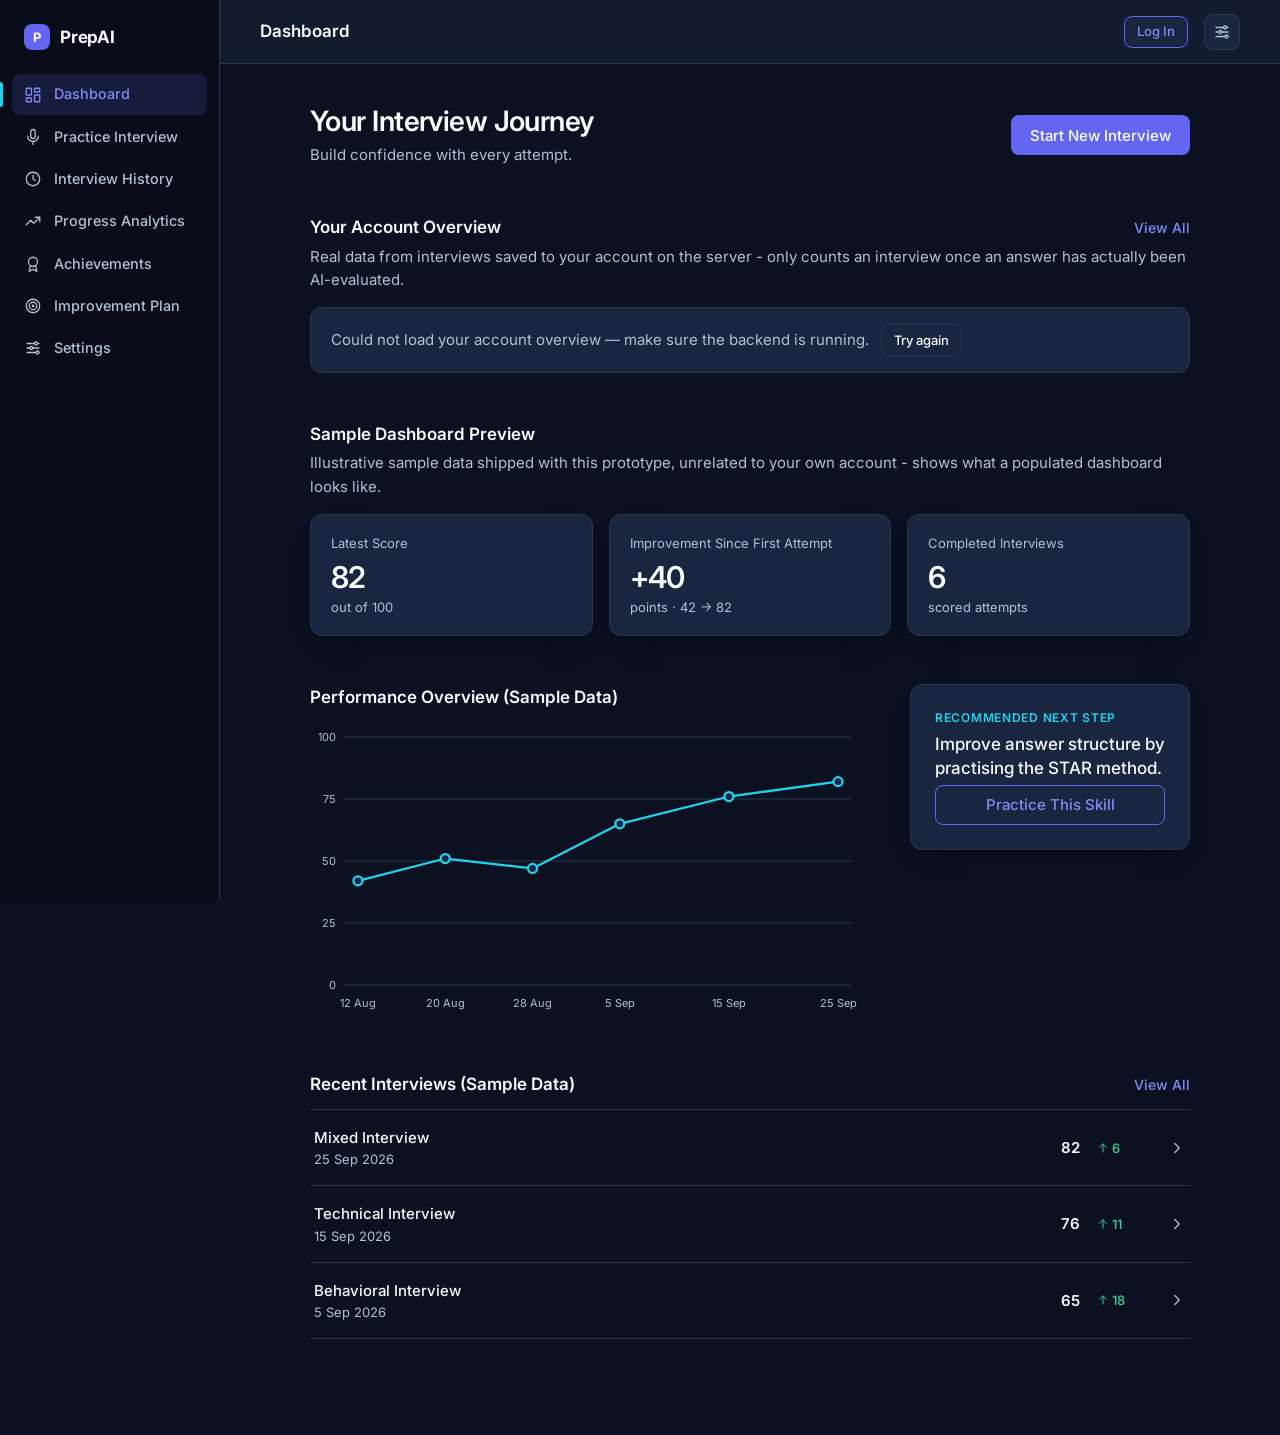
<file: prepai/index.html>
<!DOCTYPE html>
<html lang="en">
<head>
  <meta charset="utf-8">
  <meta name="viewport" content="width=device-width, initial-scale=1">
  <link rel="icon" href="data:image/svg+xml,%3Csvg xmlns='http://www.w3.org/2000/svg' viewBox='0 0 32 32'%3E%3Crect width='32' height='32' rx='8' fill='%236366F1'/%3E%3Ctext x='16' y='22' font-family='Arial,Helvetica,sans-serif' font-size='17' font-weight='700' fill='%23fff' text-anchor='middle'%3EP%3C/text%3E%3C/svg%3E">
  <title>Dashboard – PrepAI</title>
  <link rel="preconnect" href="https://fonts.googleapis.com">
  <link rel="preconnect" href="https://fonts.gstatic.com" crossorigin>
  <link href="https://fonts.googleapis.com/css2?family=Inter:wght@400;500;600;700&display=swap" rel="stylesheet">
  <link rel="stylesheet" href="css/styles.css">
</head>
<body data-page="dashboard" data-nav="index.html">
  <div class="main">
    <header class="topbar">
      <button class="icon-btn menu-btn" type="button" id="menu-btn" aria-label="Open menu" aria-controls="sidebar" data-icon="menu"></button>
      <h1 class="topbar-title">Dashboard</h1>
      <div class="topbar-tools"></div>
      <a class="icon-btn account-btn" href="settings.html#account-section" aria-label="Account and settings" title="Log in, sign up, or manage your account" data-icon="settings"></a>
    </header>
    <main class="content">

      <section class="hero">
        <div>
          <h2 class="page-heading">Your Interview Journey</h2>
          <p class="subtle">Build confidence with every attempt.</p>
        </div>
        <a class="btn btn-primary" href="practice.html">Start New Interview</a>
      </section>

      <section>
        <div class="section-head">
          <h3 class="section-title">Your Account Overview</h3>
          <a class="link" href="history.html">View All</a>
        </div>
        <p class="subtle" style="margin-top:-8px;margin-bottom:16px">Real data from interviews saved to your account on the server - only counts an interview once an answer has actually been AI-evaluated.</p>
        <div id="account-overview-body"></div>
      </section>

      <section>
        <div class="section-head">
          <h3 class="section-title">Sample Dashboard Preview</h3>
        </div>
        <p class="subtle" style="margin-top:-8px;margin-bottom:16px">Illustrative sample data shipped with this prototype, unrelated to your own account - shows what a populated dashboard looks like.</p>
        <section class="metrics" id="metrics" aria-label="Summary"></section>
      </section>

      <section class="split">
        <div>
          <h3 class="section-title">Performance Overview (Sample Data)</h3>
          <div id="chart"></div>
        </div>
        <aside class="reco">
          <span class="eyebrow">Recommended Next Step</span>
          <p class="reco-text" id="reco-text"></p>
          <a class="btn btn-outline btn-block" id="reco-btn" href="practice.html">Practice This Skill</a>
        </aside>
      </section>

      <section>
        <div class="section-head">
          <h3 class="section-title">Recent Interviews (Sample Data)</h3>
          <a class="link" href="history.html">View All</a>
        </div>
        <div class="list" id="recent"></div>
      </section>
    </main>
  </div>
  <script src="js/icons.js"></script>
  <script src="js/data.js"></script>
  <script src="js/chart.js"></script>
  <script src="js/api.js"></script>
  <script src="js/pages.js"></script>
  <script src="js/app.js"></script>
</body>
</html>
</file>
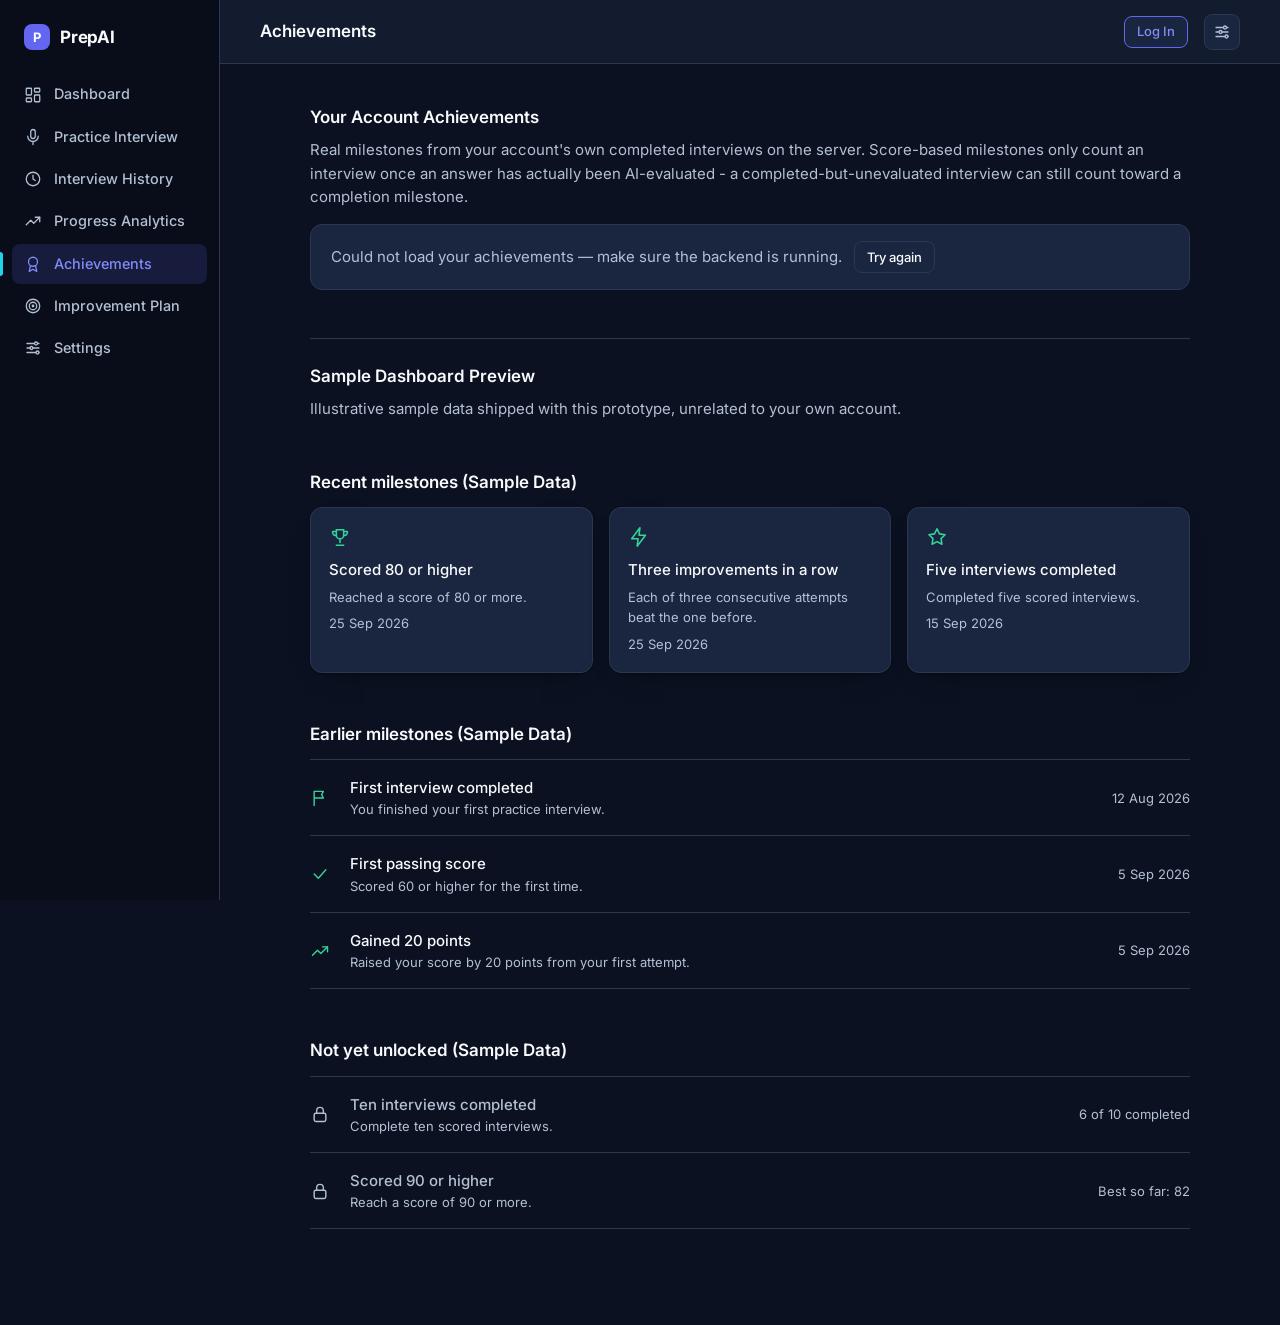
<file: prepai/achievements.html>
<!DOCTYPE html>
<html lang="en">
<head>
  <meta charset="utf-8">
  <meta name="viewport" content="width=device-width, initial-scale=1">
  <link rel="icon" href="data:image/svg+xml,%3Csvg xmlns='http://www.w3.org/2000/svg' viewBox='0 0 32 32'%3E%3Crect width='32' height='32' rx='8' fill='%236366F1'/%3E%3Ctext x='16' y='22' font-family='Arial,Helvetica,sans-serif' font-size='17' font-weight='700' fill='%23fff' text-anchor='middle'%3EP%3C/text%3E%3C/svg%3E">
  <title>Achievements – PrepAI</title>
  <link rel="preconnect" href="https://fonts.googleapis.com">
  <link rel="preconnect" href="https://fonts.gstatic.com" crossorigin>
  <link href="https://fonts.googleapis.com/css2?family=Inter:wght@400;500;600;700&display=swap" rel="stylesheet">
  <link rel="stylesheet" href="css/styles.css">
</head>
<body data-page="achievements" data-nav="achievements.html">
  <div class="main">
    <header class="topbar">
      <button class="icon-btn menu-btn" type="button" id="menu-btn" aria-label="Open menu" aria-controls="sidebar" data-icon="menu"></button>
      <h1 class="topbar-title">Achievements</h1>
      <div class="topbar-tools"></div>
      <a class="icon-btn account-btn" href="settings.html#account-section" aria-label="Account and settings" title="Log in, sign up, or manage your account" data-icon="settings"></a>
    </header>
    <main class="content">

      <section class="group" id="account-achievements-section" style="border-top:0;padding-top:0">
        <h3 class="section-title">Your Account Achievements</h3>
        <p class="subtle" style="margin-top:4px">Real milestones from your account's own completed interviews on the server. Score-based milestones only count an interview once an answer has actually been AI-evaluated - a completed-but-unevaluated interview can still count toward a completion milestone.</p>
        <div id="account-achievements-body" style="margin-top:16px"></div>
      </section>

      <section class="group">
        <h3 class="section-title">Sample Dashboard Preview</h3>
        <p class="subtle" style="margin-top:4px">Illustrative sample data shipped with this prototype, unrelated to your own account.</p>
      </section>
      <section>
        <h3 class="section-title" style="margin-bottom:12px">Recent milestones (Sample Data)</h3>
        <div class="featured" id="featured"></div>
      </section>
      <section>
        <h3 class="section-title">Earlier milestones (Sample Data)</h3>
        <div id="unlocked" style="border-top:1px solid var(--border);margin-top:12px"></div>
      </section>
      <section>
        <h3 class="section-title">Not yet unlocked (Sample Data)</h3>
        <div id="locked" style="border-top:1px solid var(--border);margin-top:12px"></div>
      </section>
    </main>
  </div>
  <script src="js/icons.js"></script>
  <script src="js/data.js"></script>
  <script src="js/chart.js"></script>
  <script src="js/api.js"></script>
  <script src="js/pages.js"></script>
  <script src="js/app.js"></script>
</body>
</html>
</file>
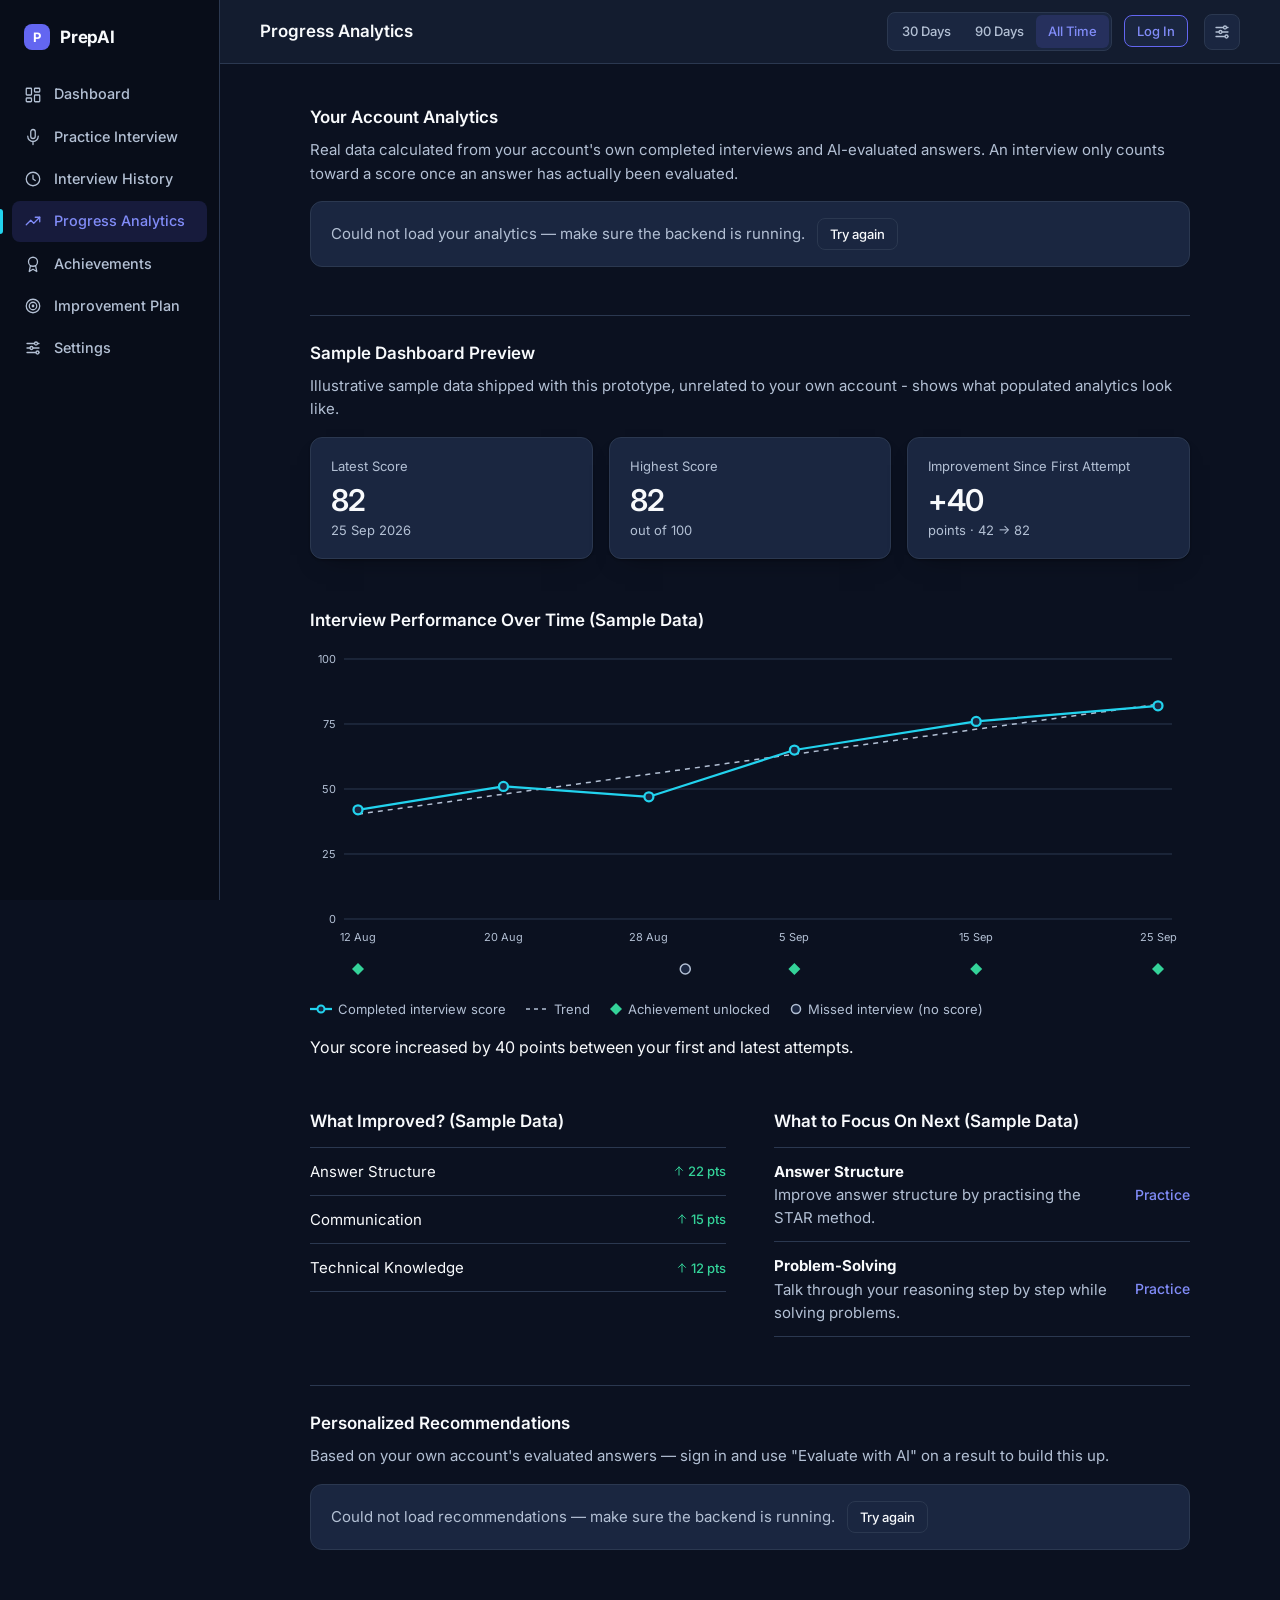
<file: prepai/analytics.html>
<!DOCTYPE html>
<html lang="en">
<head>
  <meta charset="utf-8">
  <meta name="viewport" content="width=device-width, initial-scale=1">
  <link rel="icon" href="data:image/svg+xml,%3Csvg xmlns='http://www.w3.org/2000/svg' viewBox='0 0 32 32'%3E%3Crect width='32' height='32' rx='8' fill='%236366F1'/%3E%3Ctext x='16' y='22' font-family='Arial,Helvetica,sans-serif' font-size='17' font-weight='700' fill='%23fff' text-anchor='middle'%3EP%3C/text%3E%3C/svg%3E">
  <title>Progress Analytics – PrepAI</title>
  <link rel="preconnect" href="https://fonts.googleapis.com">
  <link rel="preconnect" href="https://fonts.gstatic.com" crossorigin>
  <link href="https://fonts.googleapis.com/css2?family=Inter:wght@400;500;600;700&display=swap" rel="stylesheet">
  <link rel="stylesheet" href="css/styles.css">
</head>
<body data-page="analytics" data-nav="analytics.html">
  <div class="main">
    <header class="topbar">
      <button class="icon-btn menu-btn" type="button" id="menu-btn" aria-label="Open menu" aria-controls="sidebar" data-icon="menu"></button>
      <h1 class="topbar-title">Progress Analytics</h1>
      <div class="topbar-tools"><div class="seg" id="range" role="group" aria-label="Date range">
          <button type="button" data-range="30" aria-pressed="false">30 Days</button>
          <button type="button" data-range="90" aria-pressed="false">90 Days</button>
          <button type="button" data-range="all" aria-pressed="true">All Time</button>
        </div></div>
      <a class="icon-btn account-btn" href="settings.html#account-section" aria-label="Account and settings" title="Log in, sign up, or manage your account" data-icon="settings"></a>
    </header>
    <main class="content">

      <section class="group" id="account-analytics-section" style="border-top:0;padding-top:0">
        <h3 class="section-title">Your Account Analytics</h3>
        <p class="subtle" style="margin-top:4px">Real data calculated from your account's own completed interviews and AI-evaluated answers. An interview only counts toward a score once an answer has actually been evaluated.</p>
        <div id="account-analytics-body" style="margin-top:16px"></div>
      </section>

      <section class="group">
        <h3 class="section-title">Sample Dashboard Preview</h3>
        <p class="subtle" style="margin-top:4px">Illustrative sample data shipped with this prototype, unrelated to your own account - shows what populated analytics look like.</p>
        <section class="metrics" id="metrics" aria-label="Summary" style="margin-top:16px"></section>
      </section>

      <section>
        <h3 class="section-title" style="margin-bottom:12px">Interview Performance Over Time (Sample Data)</h3>
        <div id="chart"></div>
        <div class="legend" aria-label="Chart key">
          <span><svg width="22" height="10" aria-hidden="true"><line x1="0" y1="5" x2="22" y2="5" stroke="#22D3EE" stroke-width="2.25"/><circle cx="11" cy="5" r="3.5" fill="#1A2640" stroke="#22D3EE" stroke-width="2"/></svg>Completed interview score</span>
          <span><svg width="22" height="10" aria-hidden="true"><line x1="0" y1="5" x2="22" y2="5" stroke="#B3C0D4" stroke-width="1.5" stroke-dasharray="4 4"/></svg>Trend</span>
          <span><svg width="12" height="12" aria-hidden="true"><path d="M6 0L12 6L6 12L0 6Z" fill="#34D399"/></svg>Achievement unlocked</span>
          <span><svg width="12" height="12" aria-hidden="true"><circle cx="6" cy="6" r="4.5" fill="#1A2640" stroke="#B3C0D4" stroke-width="1.5"/></svg>Missed interview (no score)</span>
        </div>
        <p class="summary-line" id="summary"></p>
      </section>

      <section class="two-col">
        <div>
          <h3 class="section-title">What Improved? (Sample Data)</h3>
          <ul class="plain-list" id="improved"></ul>
        </div>
        <div>
          <h3 class="section-title">What to Focus On Next (Sample Data)</h3>
          <ul class="plain-list" id="focus"></ul>
        </div>
      </section>

      <section class="group" id="recommendations-section">
        <h3 class="section-title">Personalized Recommendations</h3>
        <p class="subtle" style="margin-top:4px">Based on your own account's evaluated answers — sign in and use "Evaluate with AI" on a result to build this up.</p>
        <div id="recommendations-body" style="margin-top:16px"></div>
      </section>
    </main>
  </div>
  <script src="js/icons.js"></script>
  <script src="js/data.js"></script>
  <script src="js/chart.js"></script>
  <script src="js/api.js"></script>
  <script src="js/pages.js"></script>
  <script src="js/app.js"></script>
</body>
</html>
</file>
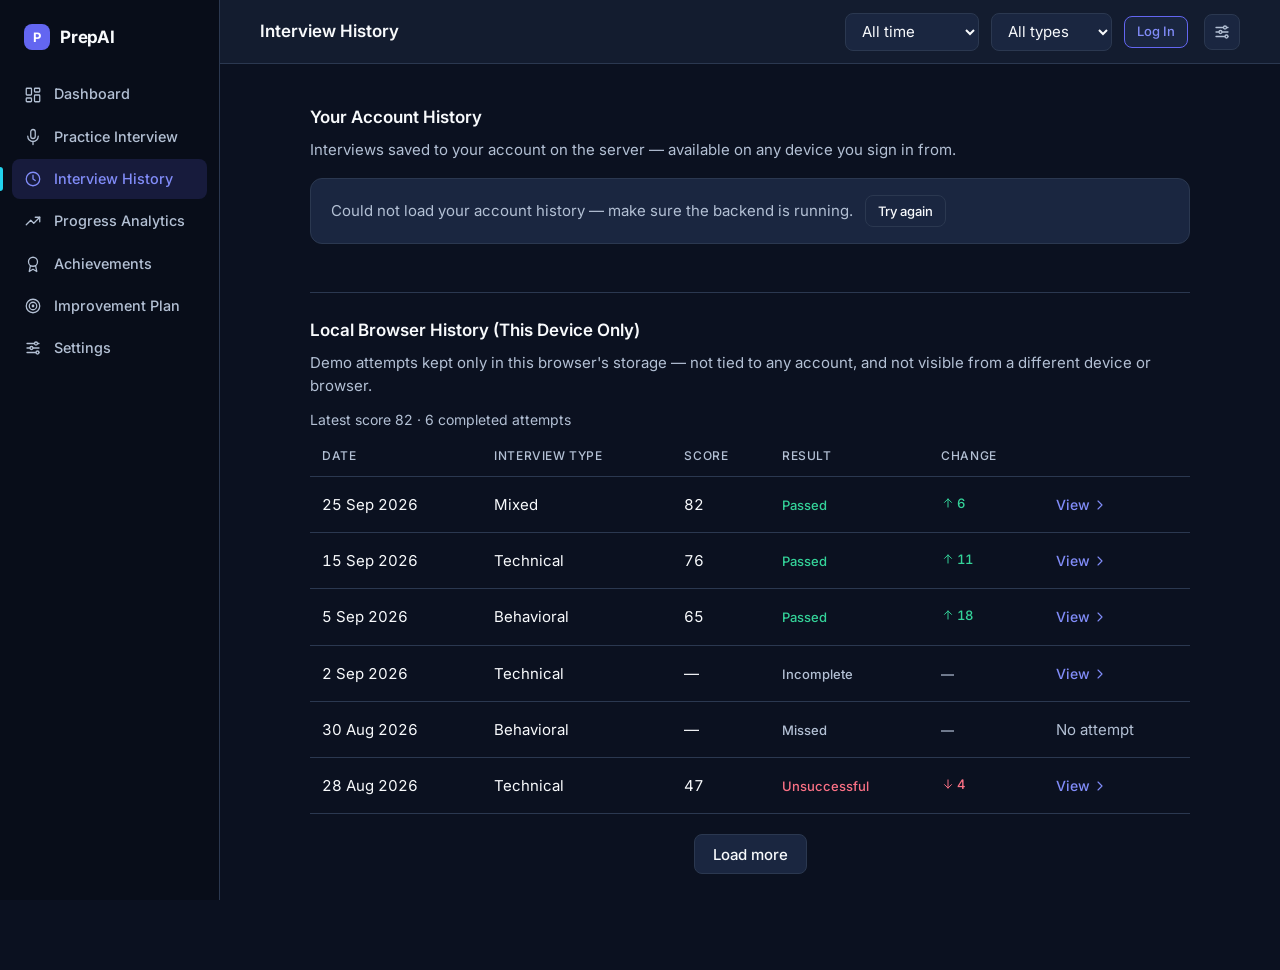
<file: prepai/history.html>
<!DOCTYPE html>
<html lang="en">
<head>
  <meta charset="utf-8">
  <meta name="viewport" content="width=device-width, initial-scale=1">
  <link rel="icon" href="data:image/svg+xml,%3Csvg xmlns='http://www.w3.org/2000/svg' viewBox='0 0 32 32'%3E%3Crect width='32' height='32' rx='8' fill='%236366F1'/%3E%3Ctext x='16' y='22' font-family='Arial,Helvetica,sans-serif' font-size='17' font-weight='700' fill='%23fff' text-anchor='middle'%3EP%3C/text%3E%3C/svg%3E">
  <title>Interview History – PrepAI</title>
  <link rel="preconnect" href="https://fonts.googleapis.com">
  <link rel="preconnect" href="https://fonts.gstatic.com" crossorigin>
  <link href="https://fonts.googleapis.com/css2?family=Inter:wght@400;500;600;700&display=swap" rel="stylesheet">
  <link rel="stylesheet" href="css/styles.css">
</head>
<body data-page="history" data-nav="history.html">
  <div class="main">
    <header class="topbar">
      <button class="icon-btn menu-btn" type="button" id="menu-btn" aria-label="Open menu" aria-controls="sidebar" data-icon="menu"></button>
      <h1 class="topbar-title">Interview History</h1>
      <div class="topbar-tools"><select class="select" id="f-range" aria-label="Date range"><option value="all">All time</option><option value="30">Last 30 days</option><option value="90">Last 90 days</option></select>
        <select class="select" id="f-type" aria-label="Interview type"><option value="all">All types</option><option>Technical</option><option>HR</option><option>Behavioral</option><option>Mixed</option></select></div>
      <a class="icon-btn account-btn" href="settings.html#account-section" aria-label="Account and settings" title="Log in, sign up, or manage your account" data-icon="settings"></a>
    </header>
    <main class="content">

      <section class="group" id="account-history-section" style="border-top:0;padding-top:0">
        <h3 class="section-title">Your Account History</h3>
        <p class="subtle" style="margin-top:4px">Interviews saved to your account on the server — available on any device you sign in from.</p>
        <div id="account-history-body" style="margin-top:16px"></div>
      </section>

      <section class="group">
        <h3 class="section-title">Local Browser History (This Device Only)</h3>
        <p class="subtle" style="margin-top:4px">Demo attempts kept only in this browser's storage — not tied to any account, and not visible from a different device or browser.</p>
        <p class="summary-compact" id="summary" style="margin-top:12px"></p>
        <table class="table" style="margin-top:16px">
          <thead><tr><th>Date</th><th>Interview Type</th><th>Score</th><th>Result</th><th>Change</th><th><span class="sr-only">View details</span></th></tr></thead>
          <tbody id="rows"></tbody>
        </table>
        <div class="table-foot"><button class="btn btn-secondary" id="more" type="button">Load more</button></div>
      </section>
    </main>
  </div>
  <script src="js/icons.js"></script>
  <script src="js/data.js"></script>
  <script src="js/chart.js"></script>
  <script src="js/api.js"></script>
  <script src="js/pages.js"></script>
  <script src="js/app.js"></script>
</body>
</html>
</file>
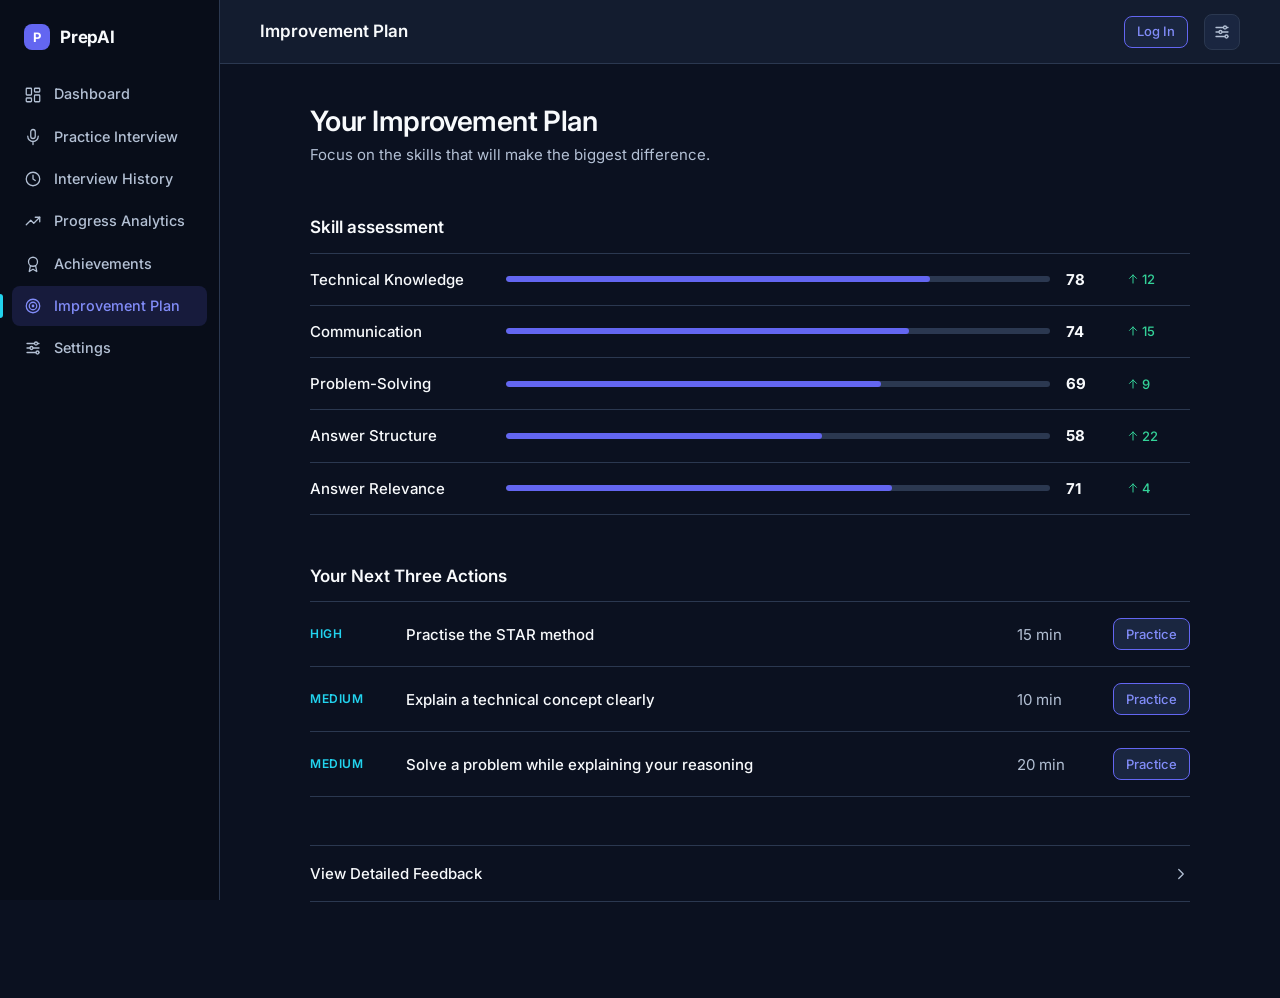
<file: prepai/plan.html>
<!DOCTYPE html>
<html lang="en">
<head>
  <meta charset="utf-8">
  <meta name="viewport" content="width=device-width, initial-scale=1">
  <link rel="icon" href="data:image/svg+xml,%3Csvg xmlns='http://www.w3.org/2000/svg' viewBox='0 0 32 32'%3E%3Crect width='32' height='32' rx='8' fill='%236366F1'/%3E%3Ctext x='16' y='22' font-family='Arial,Helvetica,sans-serif' font-size='17' font-weight='700' fill='%23fff' text-anchor='middle'%3EP%3C/text%3E%3C/svg%3E">
  <title>Improvement Plan – PrepAI</title>
  <link rel="preconnect" href="https://fonts.googleapis.com">
  <link rel="preconnect" href="https://fonts.gstatic.com" crossorigin>
  <link href="https://fonts.googleapis.com/css2?family=Inter:wght@400;500;600;700&display=swap" rel="stylesheet">
  <link rel="stylesheet" href="css/styles.css">
</head>
<body data-page="plan" data-nav="plan.html">
  <div class="main">
    <header class="topbar">
      <button class="icon-btn menu-btn" type="button" id="menu-btn" aria-label="Open menu" aria-controls="sidebar" data-icon="menu"></button>
      <h1 class="topbar-title">Improvement Plan</h1>
      <div class="topbar-tools"></div>
      <a class="icon-btn account-btn" href="settings.html#account-section" aria-label="Account and settings" title="Log in, sign up, or manage your account" data-icon="settings"></a>
    </header>
    <main class="content">

      <section>
        <h2 class="page-heading">Your Improvement Plan</h2>
        <p class="subtle">Focus on the skills that will make the biggest difference.</p>
      </section>
      <section>
        <h3 class="section-title">Skill assessment</h3>
        <div class="skills" id="skills"></div>
      </section>
      <section>
        <h3 class="section-title">Your Next Three Actions</h3>
        <div class="skills" id="actions"></div>
      </section>
      <details class="disclosure">
        <summary>View Detailed Feedback<span class="chev" data-icon="chevron" data-size="18"></span></summary>
        <div class="disclosure-body">
          <div><h4 class="row-title">Recurring mistakes</h4><ul class="bullets" id="mistakes"></ul></div>
          <div id="notes" style="display:flex;flex-direction:column;gap:16px"></div>
        </div>
      </details>
    </main>
  </div>
  <script src="js/icons.js"></script>
  <script src="js/data.js"></script>
  <script src="js/chart.js"></script>
  <script src="js/api.js"></script>
  <script src="js/pages.js"></script>
  <script src="js/app.js"></script>
</body>
</html>
</file>
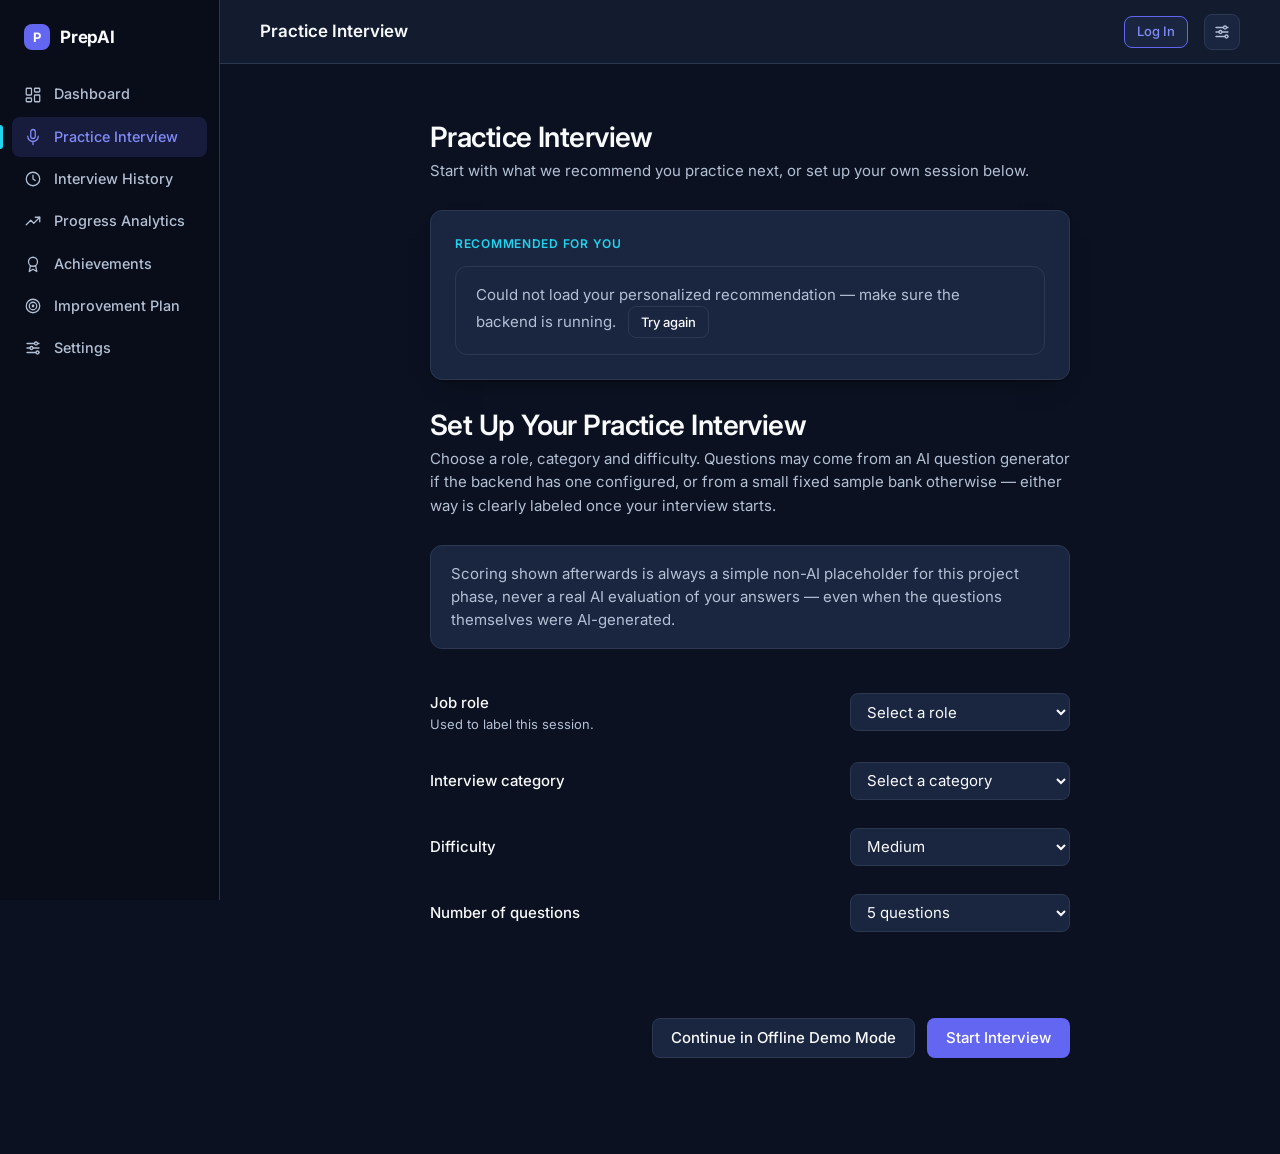
<file: prepai/practice.html>
<!DOCTYPE html>
<html lang="en">
<head>
  <meta charset="utf-8">
  <meta name="viewport" content="width=device-width, initial-scale=1">
  <link rel="icon" href="data:image/svg+xml,%3Csvg xmlns='http://www.w3.org/2000/svg' viewBox='0 0 32 32'%3E%3Crect width='32' height='32' rx='8' fill='%236366F1'/%3E%3Ctext x='16' y='22' font-family='Arial,Helvetica,sans-serif' font-size='17' font-weight='700' fill='%23fff' text-anchor='middle'%3EP%3C/text%3E%3C/svg%3E">
  <title>Practice Interview – PrepAI</title>
  <link rel="preconnect" href="https://fonts.googleapis.com">
  <link rel="preconnect" href="https://fonts.gstatic.com" crossorigin>
  <link href="https://fonts.googleapis.com/css2?family=Inter:wght@400;500;600;700&display=swap" rel="stylesheet">
  <link rel="stylesheet" href="css/styles.css">
</head>
<body data-page="practice" data-nav="practice.html">
  <div class="main">
    <header class="topbar">
      <button class="icon-btn menu-btn" type="button" id="menu-btn" aria-label="Open menu" aria-controls="sidebar" data-icon="menu"></button>
      <h1 class="topbar-title">Practice Interview</h1>
      <div class="topbar-tools"></div>
      <a class="icon-btn account-btn" href="settings.html#account-section" aria-label="Account and settings" title="Log in, sign up, or manage your account" data-icon="settings"></a>
    </header>
    <main class="content practice">

      <div id="practiceIntro">
        <h2 class="page-heading">Practice Interview</h2>
        <p class="subtle">Start with what we recommend you practice next, or set up your own session below.</p>
      </div>

      <div id="recommendation" class="reco" aria-live="polite">
        <div class="eyebrow">Recommended for You</div>
        <p class="muted" style="margin-top:8px">Loading your personalized recommendation…</p>
      </div>

      <div id="setup" class="practice-panel">
        <div>
          <h2 class="page-heading">Set Up Your Practice Interview</h2>
          <p class="subtle">Choose a role, category and difficulty. Questions may come from an AI question generator if the backend has one configured, or from a small fixed sample bank otherwise — either way is clearly labeled once your interview starts.</p>
        </div>
        <div class="notice">Scoring shown afterwards is always a simple non-AI placeholder for this project phase, never a real AI evaluation of your answers — even when the questions themselves were AI-generated.</div>
        <div class="group" style="border-top:0;padding-top:0">
          <div class="field">
            <div><label for="setupRole">Job role</label><div class="field-desc">Used to label this session.</div></div>
            <select class="select" id="setupRole">
              <option value="" disabled selected>Select a role</option>
              <option>Software Engineer</option>
              <option>Frontend Developer</option>
              <option>Backend Developer</option>
              <option>Data Analyst</option>
              <option>Product Manager</option>
              <option>QA Engineer</option>
            </select>
          </div>
          <div class="field">
            <div><label for="setupCategory">Interview category</label></div>
            <select class="select" id="setupCategory">
              <option value="" disabled selected>Select a category</option>
              <option value="technical">Technical</option>
              <option value="hr">HR</option>
              <option value="behavioral">Behavioral</option>
            </select>
          </div>
          <div class="field">
            <div><label for="setupDifficulty">Difficulty</label></div>
            <select class="select" id="setupDifficulty">
              <option value="easy">Easy</option>
              <option value="medium" selected>Medium</option>
              <option value="hard">Hard</option>
            </select>
          </div>
          <div class="field">
            <div><label for="setupCount">Number of questions</label></div>
            <select class="select" id="setupCount">
              <option value="5" selected>5 questions</option>
              <option value="10">10 questions</option>
              <option value="15">15 questions</option>
            </select>
          </div>
        </div>
        <p class="hint" id="setupHint" role="alert"></p>
        <div style="display:flex;justify-content:flex-end;gap:12px">
          <button class="btn btn-secondary" id="setupOfflineStart" type="button" hidden>Continue in Offline Demo Mode</button>
          <button class="btn btn-primary" id="setupStart" type="button">Start Interview</button>
        </div>
      </div>

      <div id="session" class="practice-panel" hidden>
        <div class="practice-meta">
          <span id="qcount">Question 1</span>
          <span class="muted" id="sessionMode"></span>
          <span class="timer" id="timer" aria-label="Elapsed time">00:00</span>
        </div>
        <div class="progress" role="progressbar" aria-label="Interview progress" aria-valuemin="0" aria-valuemax="100"><span id="pbar"></span></div>

        <h2 class="question" id="question" aria-live="polite"></h2>
        <p class="pause-note">Interview paused. Your timer is stopped. Select Resume when you are ready.</p>

        <div class="answer">
          <label class="sr-only" for="answer">Your answer</label>
          <textarea id="answer" placeholder="Type your answer here, or use the microphone to record it."></textarea>
          <div class="answer-tools">
            <button class="mic-btn" id="mic" type="button" aria-pressed="false"><span data-icon="mic" data-size="18"></span><span class="mic-label">Record answer</span></button>
            <div class="wave" id="wave" hidden aria-hidden="true"><span></span><span></span><span></span><span></span><span></span><span></span><span></span><span></span><span></span><span></span><span></span><span></span></div>
          </div>
          <p class="hint" id="hint" role="alert"></p>
        </div>

        <div class="practice-actions">
          <div>
            <button class="btn btn-secondary" id="prev" type="button">Previous Question</button>
            <button class="btn btn-secondary" id="pause" type="button">Pause</button>
            <button class="btn btn-ghost" id="end" type="button">End Interview</button>
          </div>
          <button class="btn btn-primary" id="submit" type="button">Next Question</button>
        </div>
      </div>
    </main>
  </div>
  <script src="js/icons.js"></script>
  <script src="js/data.js"></script>
  <script src="js/chart.js"></script>
  <script src="js/api.js"></script>
  <script src="js/pages.js"></script>
  <script src="js/app.js"></script>
</body>
</html>
</file>
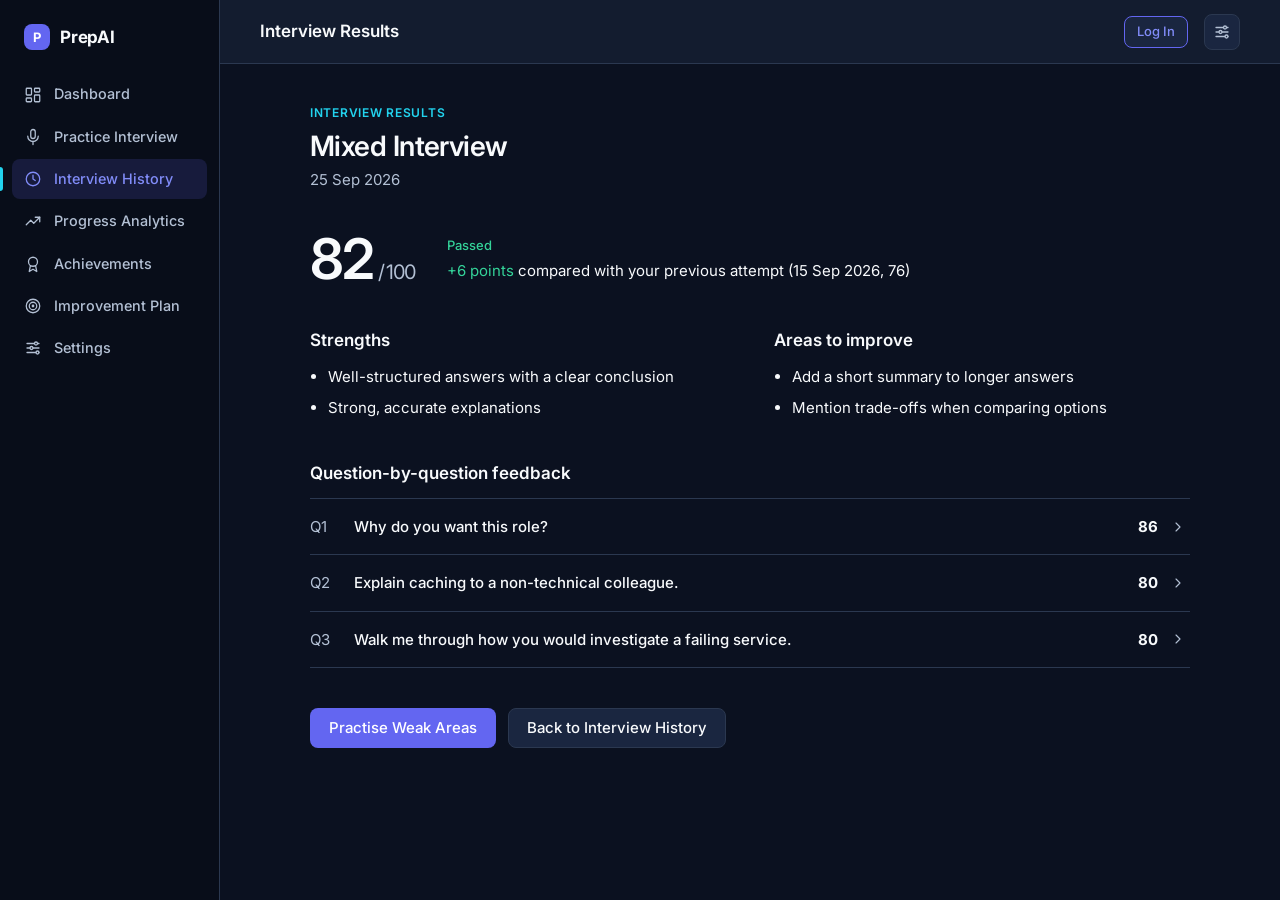
<file: prepai/results.html>
<!DOCTYPE html>
<html lang="en">
<head>
  <meta charset="utf-8">
  <meta name="viewport" content="width=device-width, initial-scale=1">
  <link rel="icon" href="data:image/svg+xml,%3Csvg xmlns='http://www.w3.org/2000/svg' viewBox='0 0 32 32'%3E%3Crect width='32' height='32' rx='8' fill='%236366F1'/%3E%3Ctext x='16' y='22' font-family='Arial,Helvetica,sans-serif' font-size='17' font-weight='700' fill='%23fff' text-anchor='middle'%3EP%3C/text%3E%3C/svg%3E">
  <title>Interview Results – PrepAI</title>
  <link rel="preconnect" href="https://fonts.googleapis.com">
  <link rel="preconnect" href="https://fonts.gstatic.com" crossorigin>
  <link href="https://fonts.googleapis.com/css2?family=Inter:wght@400;500;600;700&display=swap" rel="stylesheet">
  <link rel="stylesheet" href="css/styles.css">
</head>
<body data-page="results" data-nav="history.html">
  <div class="main">
    <header class="topbar">
      <button class="icon-btn menu-btn" type="button" id="menu-btn" aria-label="Open menu" aria-controls="sidebar" data-icon="menu"></button>
      <h1 class="topbar-title">Interview Results</h1>
      <div class="topbar-tools"></div>
      <a class="icon-btn account-btn" href="settings.html#account-section" aria-label="Account and settings" title="Log in, sign up, or manage your account" data-icon="settings"></a>
    </header>
    <main class="content">

      <div id="result" style="display:flex;flex-direction:column;gap:40px"></div>
    </main>
  </div>
  <script src="js/icons.js"></script>
  <script src="js/data.js"></script>
  <script src="js/chart.js"></script>
  <script src="js/api.js"></script>
  <script src="js/pages.js"></script>
  <script src="js/app.js"></script>
</body>
</html>
</file>
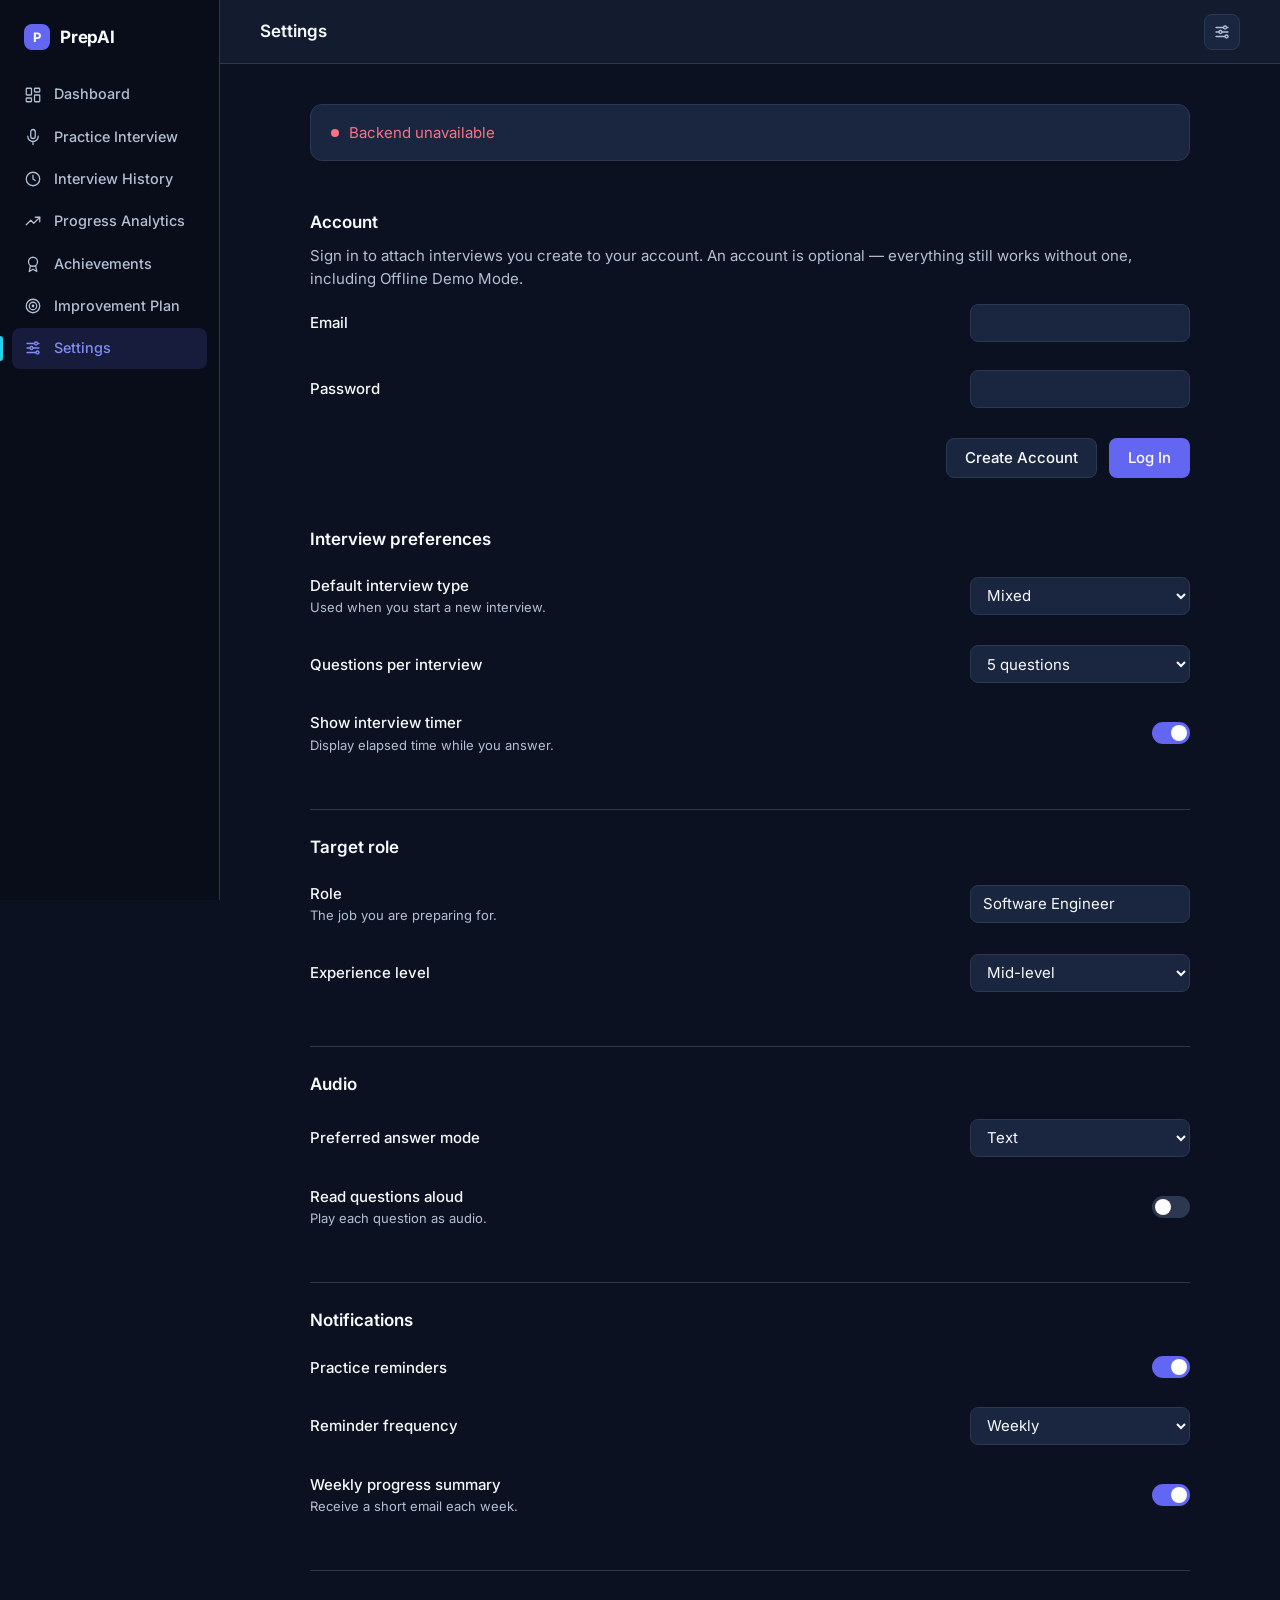
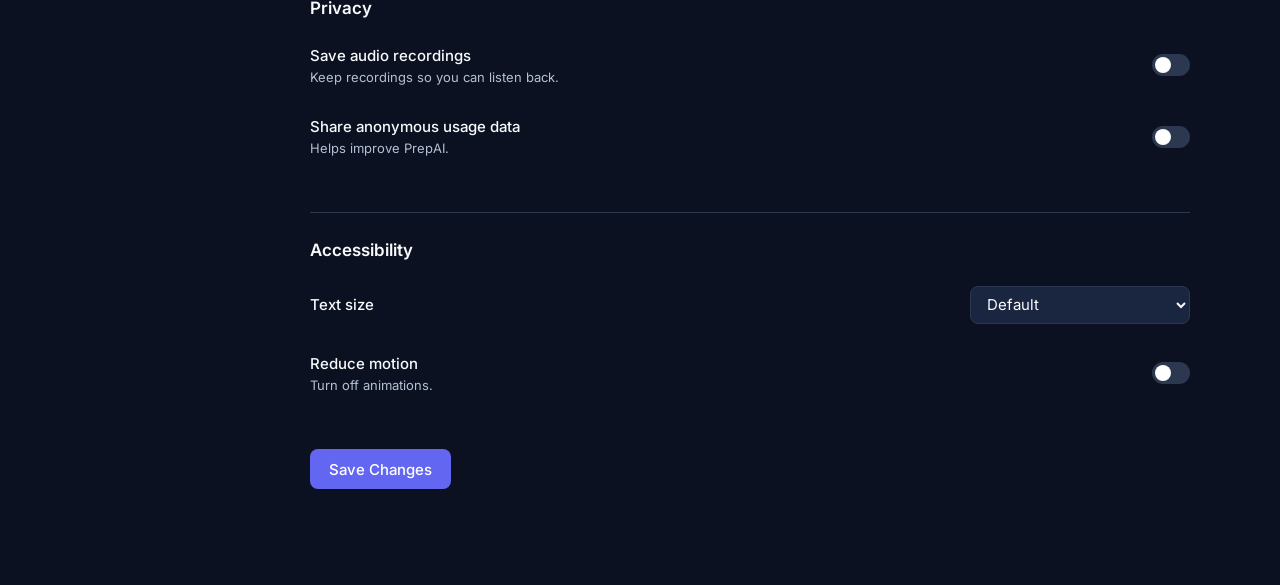
<file: prepai/settings.html>
<!DOCTYPE html>
<html lang="en">
<head>
  <meta charset="utf-8">
  <meta name="viewport" content="width=device-width, initial-scale=1">
  <link rel="icon" href="data:image/svg+xml,%3Csvg xmlns='http://www.w3.org/2000/svg' viewBox='0 0 32 32'%3E%3Crect width='32' height='32' rx='8' fill='%236366F1'/%3E%3Ctext x='16' y='22' font-family='Arial,Helvetica,sans-serif' font-size='17' font-weight='700' fill='%23fff' text-anchor='middle'%3EP%3C/text%3E%3C/svg%3E">
  <title>Settings – PrepAI</title>
  <link rel="preconnect" href="https://fonts.googleapis.com">
  <link rel="preconnect" href="https://fonts.gstatic.com" crossorigin>
  <link href="https://fonts.googleapis.com/css2?family=Inter:wght@400;500;600;700&display=swap" rel="stylesheet">
  <link rel="stylesheet" href="css/styles.css">
</head>
<body data-page="settings" data-nav="settings.html">
  <div class="main">
    <header class="topbar">
      <button class="icon-btn menu-btn" type="button" id="menu-btn" aria-label="Open menu" aria-controls="sidebar" data-icon="menu"></button>
      <h1 class="topbar-title">Settings</h1>
      <div class="topbar-tools"></div>
      <a class="icon-btn account-btn" href="settings.html#account-section" aria-label="Account and settings" title="Log in, sign up, or manage your account" data-icon="settings"></a>
    </header>
    <main class="content">

      <div class="notice" id="backend-status" role="status" aria-live="polite"><span class="status-dot"></span><span id="backend-status-text">Checking backend connection…</span></div>

      <section class="group" id="account-section" style="border-top:0;padding-top:0">
        <h3>Account</h3>
        <div id="account-loggedout">
          <p class="subtle">Sign in to attach interviews you create to your account. An account is optional — everything still works without one, including Offline Demo Mode.</p>
          <div class="field "><div><label for="authEmail">Email</label></div><input class="input" id="authEmail" type="email" autocomplete="email"></div>
          <div class="field "><div><label for="authPassword">Password</label></div><input class="input" id="authPassword" type="password" autocomplete="current-password"></div>
          <p class="hint" id="authHint" role="alert"></p>
          <div style="display:flex;gap:12px;justify-content:flex-end">
            <button class="btn btn-secondary" id="authRegisterBtn" type="button">Create Account</button>
            <button class="btn btn-primary" id="authLoginBtn" type="button">Log In</button>
          </div>
        </div>
        <div id="account-loggedin" hidden>
          <div class="field "><div><label>Signed in as</label><div class="field-desc" id="accountEmail"></div></div><button class="btn btn-ghost" id="authLogoutBtn" type="button">Log Out</button></div>
        </div>
      </section>

      <form id="settings-form" style="display:flex;flex-direction:column;gap:40px">
        <section class="group" style="border-top:0;padding-top:0">
          <h3>Interview preferences</h3>
          <div class="field "><div><label for="defaultType">Default interview type</label><div class="field-desc">Used when you start a new interview.</div></div><select class="select" id="defaultType" name="defaultType"><option value="Technical">Technical</option><option value="Behavioral">Behavioral</option><option value="Mixed">Mixed</option></select></div>
          <div class="field "><div><label for="questionCount">Questions per interview</label></div><select class="select" id="questionCount" name="questionCount"><option value="3">3 questions</option><option value="5">5 questions</option><option value="8">8 questions</option></select></div>
          <div class="field toggle"><div><label for="showTimer">Show interview timer</label><div class="field-desc">Display elapsed time while you answer.</div></div><span class="switch"><input id="showTimer" name="showTimer" type="checkbox"></span></div>
        </section>
        <section class="group">
          <h3>Target role</h3>
          <div class="field "><div><label for="role">Role</label><div class="field-desc">The job you are preparing for.</div></div><input class="input" id="role" name="role" type="text"></div>
          <div class="field "><div><label for="level">Experience level</label></div><select class="select" id="level" name="level"><option value="Entry level">Entry level</option><option value="Mid-level">Mid-level</option><option value="Senior">Senior</option><option value="Lead">Lead</option></select></div>
        </section>
        <section class="group">
          <h3>Audio</h3>
          <div class="field "><div><label for="answerMode">Preferred answer mode</label></div><select class="select" id="answerMode" name="answerMode"><option value="Text">Text</option><option value="Voice">Voice</option></select></div>
          <div class="field toggle"><div><label for="readAloud">Read questions aloud</label><div class="field-desc">Play each question as audio.</div></div><span class="switch"><input id="readAloud" name="readAloud" type="checkbox"></span></div>
        </section>
        <section class="group">
          <h3>Notifications</h3>
          <div class="field toggle"><div><label for="remind">Practice reminders</label></div><span class="switch"><input id="remind" name="remind" type="checkbox"></span></div>
          <div class="field "><div><label for="remindFreq">Reminder frequency</label></div><select class="select" id="remindFreq" name="remindFreq"><option value="Daily">Daily</option><option value="Weekly">Weekly</option><option value="Monthly">Monthly</option></select></div>
          <div class="field toggle"><div><label for="weeklySummary">Weekly progress summary</label><div class="field-desc">Receive a short email each week.</div></div><span class="switch"><input id="weeklySummary" name="weeklySummary" type="checkbox"></span></div>
        </section>
        <section class="group">
          <h3>Privacy</h3>
          <div class="field toggle"><div><label for="saveRecordings">Save audio recordings</label><div class="field-desc">Keep recordings so you can listen back.</div></div><span class="switch"><input id="saveRecordings" name="saveRecordings" type="checkbox"></span></div>
          <div class="field toggle"><div><label for="shareUsage">Share anonymous usage data</label><div class="field-desc">Helps improve PrepAI.</div></div><span class="switch"><input id="shareUsage" name="shareUsage" type="checkbox"></span></div>
        </section>
        <section class="group">
          <h3>Accessibility</h3>
          <div class="field "><div><label for="textSize">Text size</label></div><select class="select" id="textSize" name="textSize"><option value="default">Default</option><option value="large">Large</option><option value="larger">Larger</option></select></div>
          <div class="field toggle"><div><label for="reduceMotion">Reduce motion</label><div class="field-desc">Turn off animations.</div></div><span class="switch"><input id="reduceMotion" name="reduceMotion" type="checkbox"></span></div>
        </section>
        <div class="save-row">
          <button class="btn btn-primary" type="submit">Save Changes</button>
          <span class="saved-msg" id="saved" hidden role="status">Settings saved</span>
        </div>
      </form>
    </main>
  </div>
  <script src="js/icons.js"></script>
  <script src="js/data.js"></script>
  <script src="js/chart.js"></script>
  <script src="js/api.js"></script>
  <script src="js/pages.js"></script>
  <script src="js/app.js"></script>
</body>
</html>
</file>
<file: prepai/css/styles.css>
/* ==========================================================
   PrepAI – one dark design system for every screen
   ========================================================== */
:root {
  --bg: #0B1120;
  --sidebar-bg: #080D19;
  --surface: #131C2F;
  --card: #1A2640;
  --primary: #6366F1;
  --primary-hover: #818CF8;
  --primary-soft: rgba(99, 102, 241, .16);
  --accent: #22D3EE;
  --accent-soft: rgba(34, 211, 238, .14);
  --text: #F8FAFC;
  --muted: #B3C0D4;
  --border: #2B3850;
  --success: #34D399;
  --warning: #FBBF24;
  --danger: #FB7185;
  --radius: 12px;
  --shadow-card: 0 1px 2px rgba(0, 0, 0, .3), 0 12px 24px -16px rgba(0, 0, 0, .5);
  --sidebar: 220px;
  --font: Inter, system-ui, -apple-system, "Segoe UI", Roboto, Helvetica, Arial, sans-serif;
}
* { box-sizing: border-box; }
html { font-size: 100%; }
body {
  margin: 0; background: var(--bg); color: var(--text);
  font-family: var(--font); font-size: .9375rem; line-height: 1.55;
  -webkit-font-smoothing: antialiased;
}
h1, h2, h3, h4, p, ul { margin: 0; }
a { color: inherit; text-decoration: none; }
button, input, select, textarea { font: inherit; color: inherit; }
:focus-visible { outline: 2px solid var(--accent); outline-offset: 2px; border-radius: 6px; }
svg.icon { stroke: currentColor; fill: none; stroke-width: 1.7; stroke-linecap: round; stroke-linejoin: round; flex: none; }
.muted { color: var(--muted); }
.pos { color: var(--success); }
.neg { color: var(--danger); }
.sr-only { position: absolute; width: 1px; height: 1px; padding: 0; margin: -1px; overflow: hidden; clip: rect(0, 0, 0, 0); white-space: nowrap; border: 0; }

/* ---------- Sidebar ---------- */
.sidebar {
  position: fixed; inset: 0 auto 0 0; width: var(--sidebar); z-index: 50;
  background: var(--sidebar-bg); border-right: 1px solid var(--border);
  display: flex; flex-direction: column; padding: 20px 12px;
}
.brand { display: flex; align-items: center; gap: 10px; padding: 4px 12px 24px; font-weight: 700; font-size: 1.0625rem; letter-spacing: -.01em; }
.brand-mark { width: 26px; height: 26px; border-radius: 8px; background: var(--primary); color: #fff; display: grid; place-items: center; font-size: .8125rem; }
.nav { display: flex; flex-direction: column; gap: 2px; }
.nav a { position: relative; display: flex; align-items: center; gap: 12px; padding: 9px 12px; border-radius: 8px; color: var(--muted); font-weight: 500; font-size: .9rem; }
.nav a:hover { background: var(--card); color: var(--text); }
.nav a[aria-current="page"] { background: var(--primary-soft); color: var(--primary-hover); }
.nav a[aria-current="page"]::before { content: ""; position: absolute; left: -12px; top: 8px; bottom: 8px; width: 3px; border-radius: 0 3px 3px 0; background: var(--accent); }
.scrim { display: none; position: fixed; inset: 0; background: rgba(2, 6, 16, .7); z-index: 40; }

/* ---------- Layout ---------- */
.main { margin-left: var(--sidebar); min-height: 100vh; }
.topbar { position: sticky; top: 0; z-index: 30; background: var(--surface); border-bottom: 1px solid var(--border); display: flex; align-items: center; gap: 16px; min-height: 64px; padding: 0 40px; flex-wrap: wrap; }
.topbar-title { font-size: 1.0625rem; font-weight: 600; }
.topbar-tools { margin-left: auto; display: flex; align-items: center; gap: 12px; flex-wrap: wrap; }
.topbar-tools:empty { display: none; }
.icon-btn { display: inline-grid; place-items: center; width: 36px; height: 36px; border-radius: 8px; border: 1px solid var(--border); background: var(--card); color: var(--muted); cursor: pointer; }
.icon-btn:hover { background: var(--primary-soft); color: var(--text); }
.menu-btn { display: none; }
.account-btn { margin-left: auto; }
.topbar-tools:not(:empty) + .account-btn { margin-left: 0; }
.content { max-width: 960px; margin: 0 auto; padding: 40px 40px 96px; display: flex; flex-direction: column; gap: 48px; }

/* ---------- Typography ---------- */
.page-heading { font-size: 1.75rem; font-weight: 600; letter-spacing: -.02em; line-height: 1.25; color: var(--text); }
.subtle { color: var(--muted); margin-top: 4px; }
.section-title { font-size: 1.0625rem; font-weight: 600; }
.eyebrow { font-size: .75rem; font-weight: 600; text-transform: uppercase; letter-spacing: .06em; color: var(--accent); }
.section-head { display: flex; justify-content: space-between; align-items: baseline; margin-bottom: 12px; gap: 12px; }
.link { color: var(--primary-hover); font-weight: 500; font-size: .875rem; }
.link:hover { text-decoration: underline; }

/* ---------- Buttons & controls ---------- */
.btn { display: inline-flex; align-items: center; justify-content: center; gap: 8px; height: 40px; padding: 0 18px; border-radius: 8px; border: 1px solid transparent; background: none; font-weight: 500; cursor: pointer; white-space: nowrap; }
.btn-primary { background: var(--primary); color: #fff; }
.btn-primary:hover { background: var(--primary-hover); }
.btn-secondary { background: var(--card); border-color: var(--border); color: var(--text); }
.btn-secondary:hover { background: var(--surface); }
.btn-outline { background: var(--card); border-color: var(--primary); color: var(--primary-hover); }
.btn-outline:hover { background: var(--primary-soft); }
.btn-ghost { color: var(--muted); }
.btn-ghost:hover { color: var(--text); background: var(--card); }
.btn-sm { height: 32px; padding: 0 12px; font-size: .8125rem; }
.btn-block { width: 100%; }
.seg { display: inline-flex; border: 1px solid var(--border); border-radius: 8px; padding: 2px; background: var(--card); }
.seg button { border: 0; background: none; padding: 6px 12px; border-radius: 6px; font-size: .8125rem; font-weight: 500; color: var(--muted); cursor: pointer; }
.seg button[aria-pressed="true"] { background: var(--primary-soft); color: var(--primary-hover); }
.select, .input { height: 38px; border: 1px solid var(--border); border-radius: 8px; padding: 0 12px; background: var(--card); color: var(--text); min-width: 0; }
.input:focus, .select:focus, textarea:focus { outline: 2px solid var(--accent); outline-offset: 0; border-color: var(--accent); }
.switch { position: relative; display: inline-block; }
.switch input { appearance: none; -webkit-appearance: none; width: 38px; height: 22px; border-radius: 99px; background: var(--border); margin: 0; cursor: pointer; transition: background .15s; display: block; }
.switch input::after { content: ""; position: absolute; top: 3px; left: 3px; width: 16px; height: 16px; border-radius: 50%; background: #fff; transition: transform .15s; }
.switch input:checked { background: var(--primary); }
.switch input:checked::after { transform: translateX(16px); }

/* ---------- Dashboard ---------- */
.hero { display: flex; justify-content: space-between; align-items: center; gap: 24px; flex-wrap: wrap; }
.metrics { display: grid; grid-template-columns: repeat(3, 1fr); gap: 16px; }
.metric { background: var(--card); border: 1px solid var(--border); border-radius: var(--radius); padding: 18px 20px; box-shadow: var(--shadow-card); }
.metric-label { font-size: .8125rem; color: var(--muted); }
.metric-value { font-size: 1.875rem; font-weight: 600; letter-spacing: -.02em; line-height: 1.2; margin-top: 6px; color: var(--text); }
.metric-sub { font-size: .8125rem; color: var(--muted); margin-top: 2px; }
.split { display: grid; grid-template-columns: minmax(0, 2fr) minmax(0, 1fr); gap: 40px; align-items: start; }
.split .section-title { margin-bottom: 12px; }
.reco { background: var(--card); border: 1px solid var(--border); border-radius: var(--radius); padding: 24px; display: flex; flex-direction: column; gap: 4px; box-shadow: var(--shadow-card); }
.reco[hidden] { display: none; }
.reco-text { font-size: 1.0625rem; font-weight: 500; line-height: 1.45; color: var(--text); }
.reco-tags { display: flex; flex-wrap: wrap; gap: 8px; margin-top: 10px; }
.reco-tag { display: inline-flex; align-items: center; background: var(--accent-soft); color: var(--accent); font-size: .8125rem; font-weight: 500; padding: 4px 10px; border-radius: 999px; }
.reco-actions { display: flex; gap: 12px; flex-wrap: wrap; margin-top: 14px; }
.reco-secondary { margin-top: 14px; display: flex; flex-direction: column; gap: 8px; }
.reco-secondary-list { display: flex; gap: 8px; flex-wrap: wrap; }
/* Development-only mock evaluation mode (backend MOCK_EVALUATION_ENABLED) -
   marks a simulated (not real AI) evaluation result wherever it is shown. */
.sim-badge { display: inline-flex; align-items: center; background: rgba(251, 191, 36, .14); color: var(--warning); font-size: .75rem; font-weight: 700; text-transform: uppercase; letter-spacing: .04em; padding: 4px 10px; border-radius: 999px; }

/* ---------- Lists ---------- */
.list { border-top: 1px solid var(--border); }
.list-row { display: flex; align-items: center; gap: 16px; padding: 16px 4px; border-bottom: 1px solid var(--border); }
a.list-row:hover { background: var(--card); }
.row-main { flex: 1; min-width: 0; }
.row-title { font-weight: 500; color: var(--text); }
.row-sub { font-size: .8125rem; color: var(--muted); }
.row-score { font-weight: 600; width: 40px; text-align: right; color: var(--text); }
.row-change { display: inline-flex; align-items: center; gap: 2px; width: 56px; font-size: .8125rem; font-weight: 500; }
.table .row-change, .plain-list .row-change { width: auto; }
.row-arrow { color: var(--muted); display: inline-flex; }
.two-col { display: grid; grid-template-columns: 1fr 1fr; gap: 48px; }
.plain-list { list-style: none; padding: 0; margin-top: 12px; border-top: 1px solid var(--border); }
.plain-list li { display: flex; justify-content: space-between; align-items: center; gap: 12px; padding: 12px 0; border-bottom: 1px solid var(--border); }
.bullets { margin: 12px 0 0; padding-left: 18px; display: flex; flex-direction: column; gap: 8px; }
.eval-dims { display: flex; flex-wrap: wrap; gap: 16px; font-size: .8125rem; color: var(--muted); margin: 8px 0 16px; }
.eval-dims strong { color: var(--text); font-size: .9375rem; }

/* ---------- Chart ---------- */
.chart { position: relative; width: 100%; }
.chart svg { display: block; overflow: visible; }
.chart .grid { stroke: var(--border); stroke-width: 1; }
.chart .axis-label { fill: var(--muted); font-size: 11px; font-family: var(--font); }
.chart .line { fill: none; stroke: var(--accent); stroke-width: 2.25; stroke-linejoin: round; stroke-linecap: round; }
.chart .trend { fill: none; stroke: var(--muted); stroke-width: 1.5; stroke-dasharray: 5 5; }
.chart .dot { fill: var(--card); stroke: var(--accent); stroke-width: 2.25; transition: stroke-width .12s; }
.chart .pt:hover .dot, .chart .pt:focus .dot { stroke-width: 4; }
.chart .hit { fill: transparent; cursor: pointer; }
.chart .mk-ach { fill: var(--success); }
.chart .mk-miss { fill: var(--card); stroke: var(--muted); stroke-width: 1.5; }
.chart-tip { position: absolute; pointer-events: none; background: var(--sidebar-bg); border: 1px solid var(--border); color: var(--text); padding: 8px 10px; border-radius: 8px; font-size: .75rem; line-height: 1.45; white-space: nowrap; transform: translate(-50%, -125%); z-index: 5; }
.chart-tip[hidden] { display: none; }
.empty { color: var(--muted); padding: 48px 0; text-align: center; }
.legend { display: flex; flex-wrap: wrap; gap: 8px 20px; font-size: .8125rem; color: var(--muted); margin-top: 14px; }
.legend span { display: inline-flex; align-items: center; gap: 6px; }
.summary-line { margin-top: 16px; font-size: 1rem; }

/* ---------- Table (history) ---------- */
.summary-compact { color: var(--muted); font-size: .875rem; }
.table { width: 100%; border-collapse: collapse; }
.table th { text-align: left; font-size: .75rem; font-weight: 500; color: var(--muted); text-transform: uppercase; letter-spacing: .05em; padding: 0 12px 10px; border-bottom: 1px solid var(--border); }
.table td { padding: 16px 12px; border-bottom: 1px solid var(--border); vertical-align: middle; font-variant-numeric: tabular-nums; }
.table tbody tr[data-href] { cursor: pointer; }
.table tbody tr:hover td { background: var(--card); }
.res { font-size: .8125rem; font-weight: 500; }
.res-passed { color: var(--success); }
.res-failed { color: var(--danger); }
.res-incomplete, .res-missed { color: var(--muted); }
.table-foot { display: flex; justify-content: center; margin-top: 20px; }
.view-link { display: inline-flex; align-items: center; gap: 2px; color: var(--primary-hover); font-weight: 500; font-size: .875rem; }

/* ---------- Improvement plan ---------- */
.skills { border-top: 1px solid var(--border); margin-top: 12px; }
.skill { display: grid; grid-template-columns: 180px 1fr 44px 64px; align-items: center; gap: 16px; padding: 14px 0; border-bottom: 1px solid var(--border); }
.bar { height: 6px; border-radius: 99px; background: var(--border); overflow: hidden; }
.bar > span { display: block; height: 100%; background: var(--primary); border-radius: 99px; }
.action { display: grid; grid-template-columns: 80px 1fr 80px auto; align-items: center; gap: 16px; padding: 16px 0; border-bottom: 1px solid var(--border); }
.priority { font-size: .75rem; font-weight: 600; text-transform: uppercase; letter-spacing: .05em; color: var(--accent); }
details.disclosure { border-top: 1px solid var(--border); border-bottom: 1px solid var(--border); }
details.disclosure > summary { list-style: none; cursor: pointer; padding: 16px 0; display: flex; align-items: center; justify-content: space-between; font-weight: 500; }
details > summary::-webkit-details-marker { display: none; }
details > summary .chev { transition: transform .15s; color: var(--muted); display: inline-flex; }
details[open] > summary .chev { transform: rotate(90deg); }
.disclosure-body { padding: 4px 0 24px; display: flex; flex-direction: column; gap: 24px; }

/* ---------- Achievements ---------- */
.featured { display: grid; grid-template-columns: repeat(3, 1fr); gap: 16px; }
.feat { background: var(--card); border: 1px solid var(--border); border-radius: var(--radius); padding: 18px; display: flex; flex-direction: column; gap: 6px; box-shadow: var(--shadow-card); }
.feat .icon { color: var(--success); margin-bottom: 4px; }
.ach-row { display: grid; grid-template-columns: 24px 1fr auto; gap: 16px; align-items: center; padding: 16px 0; border-bottom: 1px solid var(--border); }
.ach-row .icon { color: var(--success); }
.ach-row.locked .icon, .ach-row.locked .row-title { color: var(--muted); }
.ach-date { font-size: .8125rem; color: var(--muted); white-space: nowrap; }

/* ---------- Results ---------- */
.score-row { display: flex; align-items: center; gap: 32px; flex-wrap: wrap; }
.big-score { font-size: 3.5rem; font-weight: 600; letter-spacing: -.03em; line-height: 1; color: var(--text); }
.big-score span { font-size: 1.25rem; font-weight: 400; color: var(--muted); margin-left: 4px; }
.score-meta { display: flex; flex-direction: column; gap: 4px; }
.qa-list { border-top: 1px solid var(--border); margin-top: 12px; }
details.qa { border-bottom: 1px solid var(--border); }
details.qa > summary { list-style: none; cursor: pointer; display: grid; grid-template-columns: 32px 1fr auto 20px; gap: 12px; align-items: center; padding: 16px 0; }
details.qa .qa-body { padding: 0 0 20px 44px; color: var(--muted); }
.actions { display: flex; gap: 12px; flex-wrap: wrap; }
.notice { border: 1px solid var(--border); background: var(--card); border-radius: var(--radius); padding: 16px 20px; color: var(--muted); }

/* ---------- Practice ---------- */
.practice { max-width: 720px; gap: 28px; padding-top: 56px; }
.practice-meta { display: flex; justify-content: space-between; color: var(--muted); font-size: .875rem; }
.timer { font-variant-numeric: tabular-nums; }
.progress { height: 4px; background: var(--border); border-radius: 99px; overflow: hidden; margin-top: -12px; }
.progress span { display: block; height: 100%; width: 0; background: var(--primary); transition: width .25s; }
.question { font-size: 1.625rem; font-weight: 600; letter-spacing: -.015em; line-height: 1.35; color: var(--text); }
.answer textarea { width: 100%; min-height: 200px; resize: vertical; border: 1px solid var(--border); border-radius: var(--radius); padding: 16px; line-height: 1.6; background: var(--card); color: var(--text); }
.answer-tools { display: flex; align-items: center; gap: 16px; margin-top: 12px; min-height: 40px; }
.mic-btn { display: inline-flex; align-items: center; gap: 8px; height: 40px; padding: 0 14px; border: 1px solid var(--border); border-radius: 8px; background: var(--card); color: var(--muted); cursor: pointer; }
.mic-btn[aria-pressed="true"] { color: var(--primary-hover); border-color: var(--primary); background: var(--primary-soft); }
.wave { display: flex; align-items: center; gap: 3px; height: 24px; }
.wave[hidden] { display: none; }
.wave span { width: 3px; height: 6px; border-radius: 2px; background: var(--primary); animation: wave 1s ease-in-out infinite; }
.wave span:nth-child(2n) { animation-delay: .15s; }
.wave span:nth-child(3n) { animation-delay: .3s; }
.wave span:nth-child(5n) { animation-delay: .45s; }
@keyframes wave { 0%, 100% { height: 5px; } 50% { height: 22px; } }
.hint { color: var(--danger); font-size: .8125rem; min-height: 1.2em; }
.practice-panel { display: flex; flex-direction: column; gap: 28px; }
.practice-panel[hidden] { display: none; }
.practice-actions { display: flex; justify-content: space-between; align-items: center; gap: 12px; flex-wrap: wrap; }
.practice-actions > div { display: flex; align-items: center; gap: 12px; flex-wrap: wrap; }
.btn:disabled { opacity: .5; cursor: not-allowed; }
.pause-note { display: none; text-align: center; padding: 56px 0; color: var(--muted); }
.practice.is-paused .question, .practice.is-paused .answer, .practice.is-paused #submit, .practice.is-paused #prev { display: none; }
.practice.is-paused .pause-note { display: block; }

/* ---------- Settings ---------- */
.group { border-top: 1px solid var(--border); padding-top: 24px; }
.group h3 { font-size: 1.0625rem; font-weight: 600; margin-bottom: 8px; }
.field { display: flex; justify-content: space-between; align-items: center; gap: 24px; padding: 14px 0; }
.field label, .field .field-name { font-weight: 500; }
.field-desc { font-size: .8125rem; color: var(--muted); }
.field .select, .field .input { width: 220px; }
.save-row { display: flex; align-items: center; gap: 16px; }
.saved-msg { color: var(--success); font-size: .875rem; }
#backend-status { display: flex; align-items: center; gap: 10px; }
#backend-status .status-dot { width: 8px; height: 8px; border-radius: 50%; background: var(--muted); flex-shrink: 0; }
#backend-status.is-ok .status-dot { background: var(--success); }
#backend-status.is-down .status-dot { background: var(--danger); }
#backend-status.is-ok { color: var(--success); }
#backend-status.is-down { color: var(--danger); }

/* ---------- Responsive ---------- */
@media (max-width: 1024px) {
  .sidebar { transform: translateX(-100%); transition: transform .2s; }
  body.nav-open .sidebar { transform: none; }
  body.nav-open .scrim { display: block; }
  .main { margin-left: 0; }
  .menu-btn { display: inline-grid; }
  .topbar { padding: 12px 20px; }
  .content { padding: 28px 20px 72px; gap: 40px; }
  .split { grid-template-columns: 1fr; gap: 32px; }
}
@media (max-width: 720px) {
  .metrics, .featured, .two-col { grid-template-columns: 1fr; }
  .two-col { gap: 32px; }
  .metrics { gap: 12px; }
  .metric-value { font-size: 1.625rem; }
  .page-heading { font-size: 1.5rem; }
  .hero .btn { width: 100%; }
  .topbar-tools { margin-left: 0; width: 100%; order: 3; }
  .topbar-tools .select, .topbar-tools .seg { flex: 1; }
  .topbar-tools .seg button { flex: 1; }
  .account-btn { margin-left: auto !important; }
  .skill { grid-template-columns: 1fr auto auto; row-gap: 8px; }
  .skill .bar { grid-column: 1 / -1; order: 5; }
  .action { grid-template-columns: 1fr auto; row-gap: 4px; }
  .action .priority { grid-column: 1 / -1; }
  .field { flex-direction: column; align-items: stretch; gap: 8px; }
  .field .select, .field .input { width: 100%; }
  .field.toggle { flex-direction: row; align-items: center; }
  .practice { padding-top: 32px; }
  .question { font-size: 1.375rem; }
  .practice-actions .btn-primary { width: 100%; order: -1; }
  .reco-actions .btn, .reco-secondary-list .btn { width: 100%; }
  .table thead { display: none; }
  .table, .table tbody { display: block; }
  .table tr { display: grid; grid-template-columns: 1fr 1fr; gap: 4px 12px; padding: 14px 0; border-bottom: 1px solid var(--border); }
  .table td { display: block; padding: 0; border: 0; }
  .table td[data-label]::before { content: attr(data-label) ": "; color: var(--muted); font-size: .8125rem; }
  .table tbody tr:hover td { background: none; }
  .actions .btn { width: 100%; }
  details.qa > summary { grid-template-columns: 28px 1fr auto 16px; }
  details.qa .qa-body { padding-left: 0; }
}
@media (prefers-reduced-motion: reduce) {
  *, *::before, *::after { animation: none !important; transition: none !important; }
}
body.reduce-motion *, body.reduce-motion *::before, body.reduce-motion *::after { animation: none !important; transition: none !important; }
</file>
